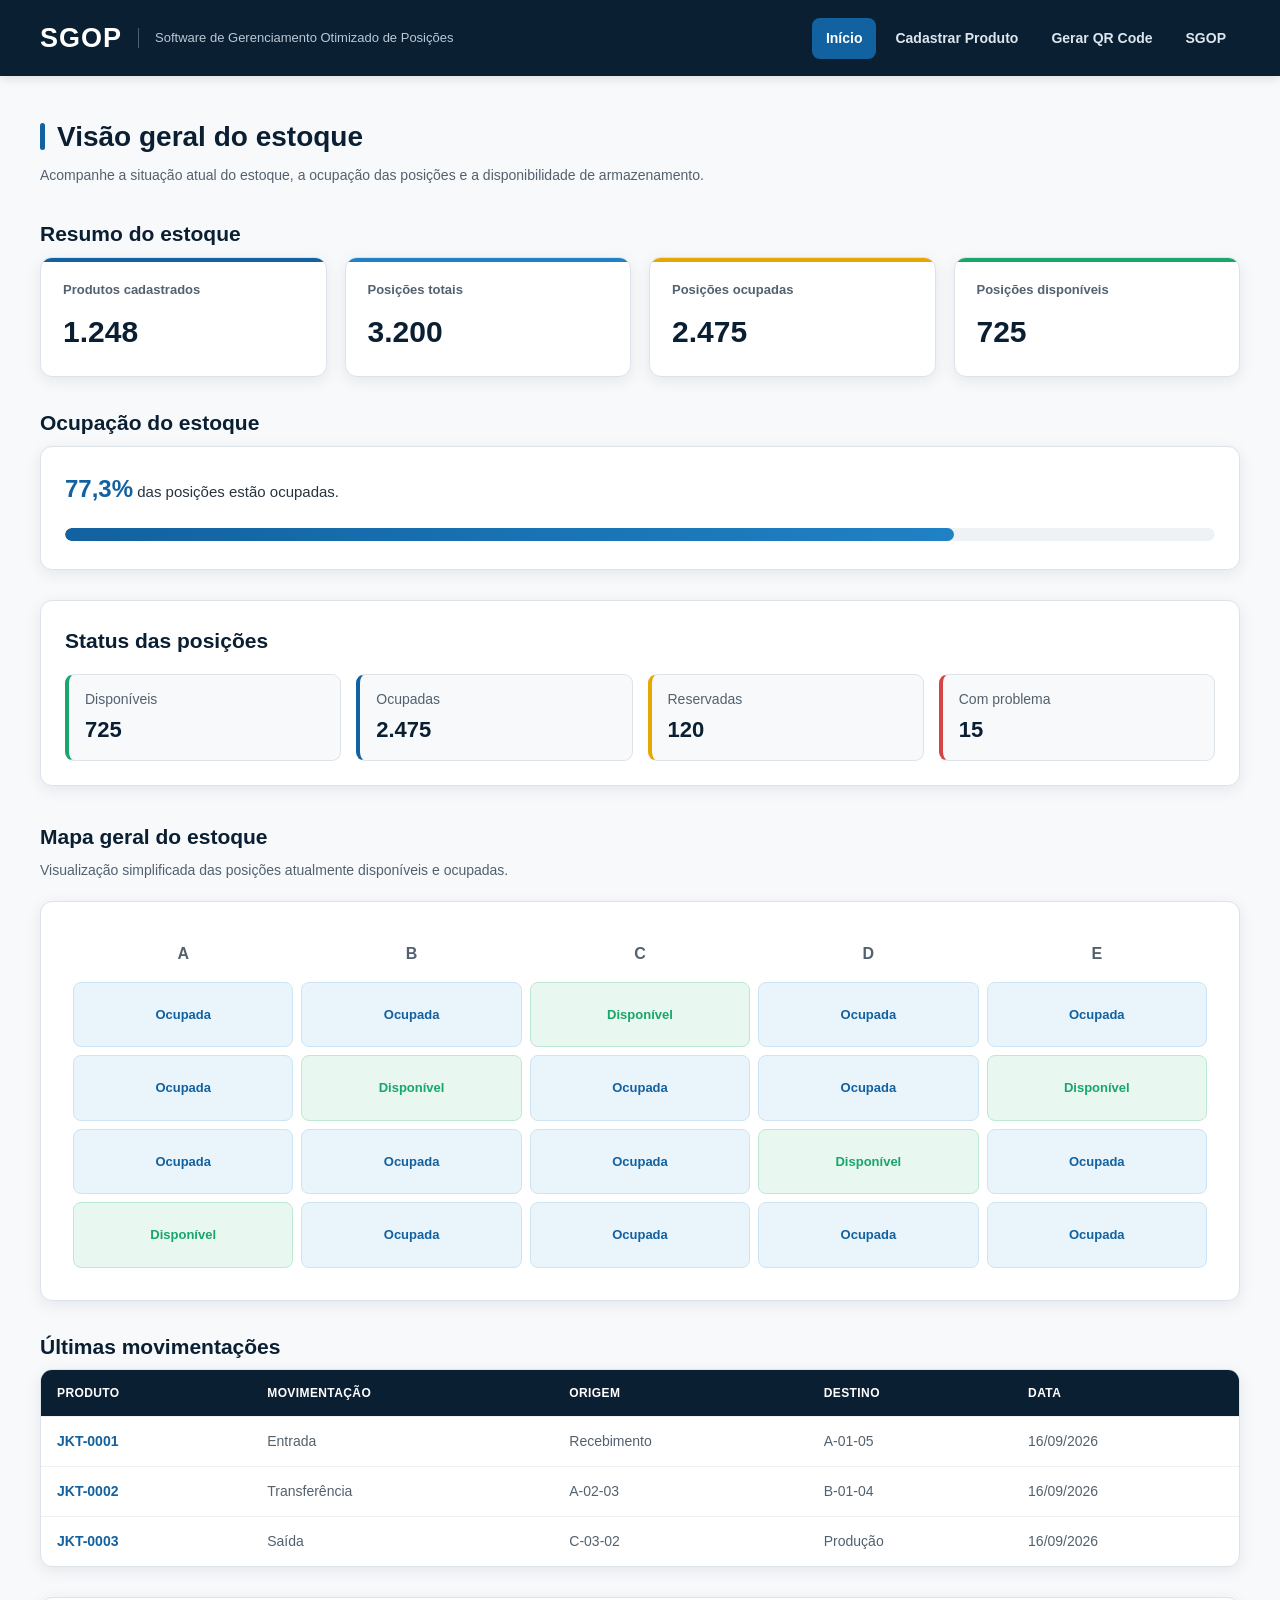
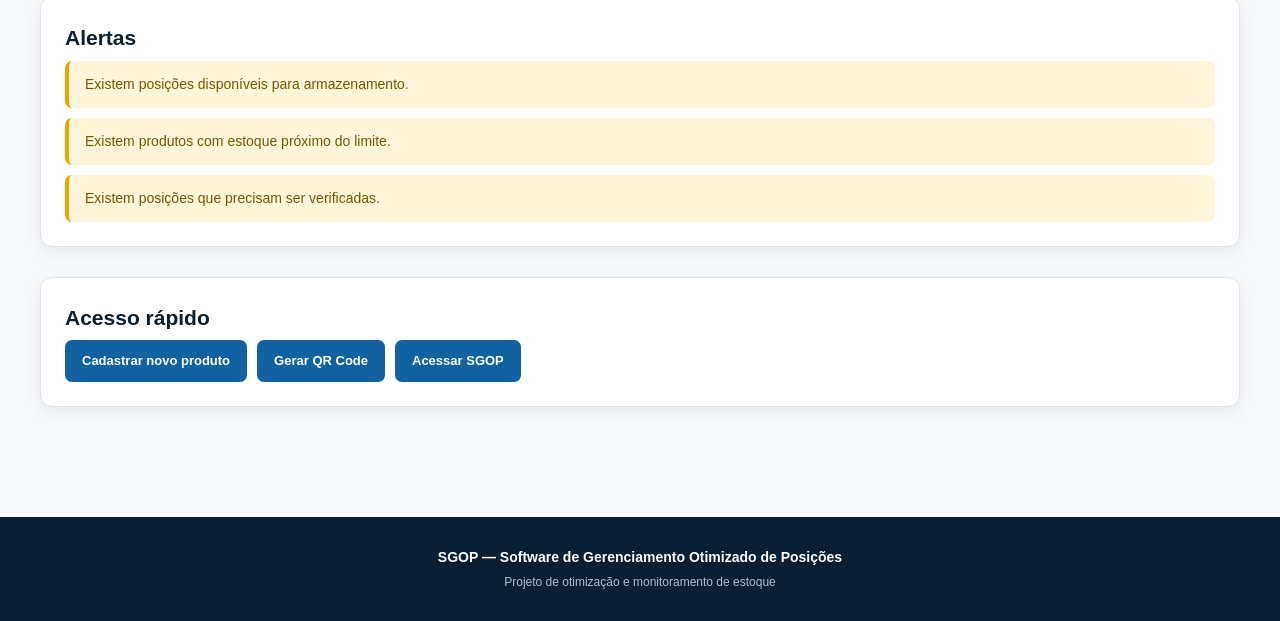
<file: index.html>
<!DOCTYPE html>
<html lang="pt-BR">

<head>
    <meta charset="UTF-8">
    <meta name="viewport" content="width=device-width, initial-scale=1.0">

    <title>SGOP - Software de Gerenciamento Otimizado de Posições</title>

    <link rel="stylesheet" href="style.css">
</head>

<body>

    <!-- =========================
         CABEÇALHO / NAVEGAÇÃO
         ========================= -->

    <header>

        <div class="brand">
            <h1>SGOP</h1>

            <p>
                Software de Gerenciamento Otimizado de Posições
            </p>
        </div>

        <nav>
            <ul>

                <li>
                    <a href="index.html">Início</a>
                </li>

                <li>
                    <a href="cadastrar-produto.html">
                        Cadastrar Produto
                    </a>
                </li>

                <li>
                    <a href="gerar-qrcode.html">
                        Gerar QR Code
                    </a>
                </li>

                <li>
                    <a href="sgop.html">
                        SGOP
                    </a>
                </li>

            </ul>
        </nav>

    </header>


    <!-- =========================
         CONTEÚDO PRINCIPAL
         ========================= -->

    <main>

        <!-- Visão geral -->

        <section class="overview">

            <h2>Visão geral do estoque</h2>

            <p>
                Acompanhe a situação atual do estoque,
                a ocupação das posições e a disponibilidade
                de armazenamento.
            </p>

        </section>


        <!-- =========================
             RESUMO DO ESTOQUE
             ========================= -->

        <section class="stock-summary">

            <h2>Resumo do estoque</h2>

            <div class="summary-cards">

                <article class="summary-card products-card">

                    <h3>Produtos cadastrados</h3>

                    <p>1.248</p>

                </article>


                <article class="summary-card positions-card">

                    <h3>Posições totais</h3>

                    <p>3.200</p>

                </article>


                <article class="summary-card occupied-card">

                    <h3>Posições ocupadas</h3>

                    <p>2.475</p>

                </article>


                <article class="summary-card available-card">

                    <h3>Posições disponíveis</h3>

                    <p>725</p>

                </article>

            </div>

        </section>


        <!-- =========================
             OCUPAÇÃO DO ESTOQUE
             ========================= -->

        <section class="occupancy">

            <h2>Ocupação do estoque</h2>

            <div class="occupancy-container">

                <p>
                    <strong>77,3%</strong>
                    das posições estão ocupadas.
                </p>

                <progress value="77.3" max="100">
                    77,3%
                </progress>

            </div>

        </section>


        <!-- =========================
             STATUS DAS POSIÇÕES
             ========================= -->

        <section class="position-status">

            <h2>Status das posições</h2>

            <ul>

                <li class="status-available">

                    <span>Disponíveis</span>

                    <strong>725</strong>

                </li>


                <li class="status-occupied">

                    <span>Ocupadas</span>

                    <strong>2.475</strong>

                </li>


                <li class="status-reserved">

                    <span>Reservadas</span>

                    <strong>120</strong>

                </li>


                <li class="status-problem">

                    <span>Com problema</span>

                    <strong>15</strong>

                </li>

            </ul>

        </section>


        <!-- =========================
             MAPA DO ESTOQUE
             ========================= -->

        <section class="warehouse-map">

            <h2>Mapa geral do estoque</h2>

            <p>
                Visualização simplificada das posições
                atualmente disponíveis e ocupadas.
            </p>

            <div class="map-container">

                <table>

                    <thead>

                        <tr>
                            <th>A</th>
                            <th>B</th>
                            <th>C</th>
                            <th>D</th>
                            <th>E</th>
                        </tr>

                    </thead>

                    <tbody>

                        <tr>

                            <td class="occupied">Ocupada</td>
                            <td class="occupied">Ocupada</td>
                            <td class="available">Disponível</td>
                            <td class="occupied">Ocupada</td>
                            <td class="occupied">Ocupada</td>

                        </tr>

                        <tr>

                            <td class="occupied">Ocupada</td>
                            <td class="available">Disponível</td>
                            <td class="occupied">Ocupada</td>
                            <td class="occupied">Ocupada</td>
                            <td class="available">Disponível</td>

                        </tr>

                        <tr>

                            <td class="occupied">Ocupada</td>
                            <td class="occupied">Ocupada</td>
                            <td class="occupied">Ocupada</td>
                            <td class="available">Disponível</td>
                            <td class="occupied">Ocupada</td>

                        </tr>

                        <tr>

                            <td class="available">Disponível</td>
                            <td class="occupied">Ocupada</td>
                            <td class="occupied">Ocupada</td>
                            <td class="occupied">Ocupada</td>
                            <td class="occupied">Ocupada</td>

                        </tr>

                    </tbody>

                </table>

            </div>

        </section>


        <!-- =========================
             ÚLTIMAS MOVIMENTAÇÕES
             ========================= -->

        <section class="movements">

            <h2>Últimas movimentações</h2>

            <table>

                <thead>

                    <tr>

                        <th>Produto</th>
                        <th>Movimentação</th>
                        <th>Origem</th>
                        <th>Destino</th>
                        <th>Data</th>

                    </tr>

                </thead>

                <tbody>

                    <tr>

                        <td>JKT-0001</td>
                        <td>Entrada</td>
                        <td>Recebimento</td>
                        <td>A-01-05</td>
                        <td>16/09/2026</td>

                    </tr>

                    <tr>

                        <td>JKT-0002</td>
                        <td>Transferência</td>
                        <td>A-02-03</td>
                        <td>B-01-04</td>
                        <td>16/09/2026</td>

                    </tr>

                    <tr>

                        <td>JKT-0003</td>
                        <td>Saída</td>
                        <td>C-03-02</td>
                        <td>Produção</td>
                        <td>16/09/2026</td>

                    </tr>

                </tbody>

            </table>

        </section>


        <!-- =========================
             ALERTAS
             ========================= -->

        <section class="alerts">

            <h2>Alertas</h2>

            <ul>

                <li>
                    Existem posições disponíveis para armazenamento.
                </li>

                <li>
                    Existem produtos com estoque próximo do limite.
                </li>

                <li>
                    Existem posições que precisam ser verificadas.
                </li>

            </ul>

        </section>


        <!-- =========================
             ACESSO RÁPIDO
             ========================= -->

        <section class="quick-access">

            <h2>Acesso rápido</h2>

            <div>

                <a href="cadastrar-produto.html">
                    Cadastrar novo produto
                </a>

                <a href="gerar-qrcode.html">
                    Gerar QR Code
                </a>

                <a href="sgop.html">
                    Acessar SGOP
                </a>

            </div>

        </section>

    </main>


    <!-- =========================
         RODAPÉ
         ========================= -->

    <footer>

        <p>
            SGOP — Software de Gerenciamento Otimizado de Posições
        </p>

        <p>
            Projeto de otimização e monitoramento de estoque
        </p>

    </footer>

</body>

</html>
</file>
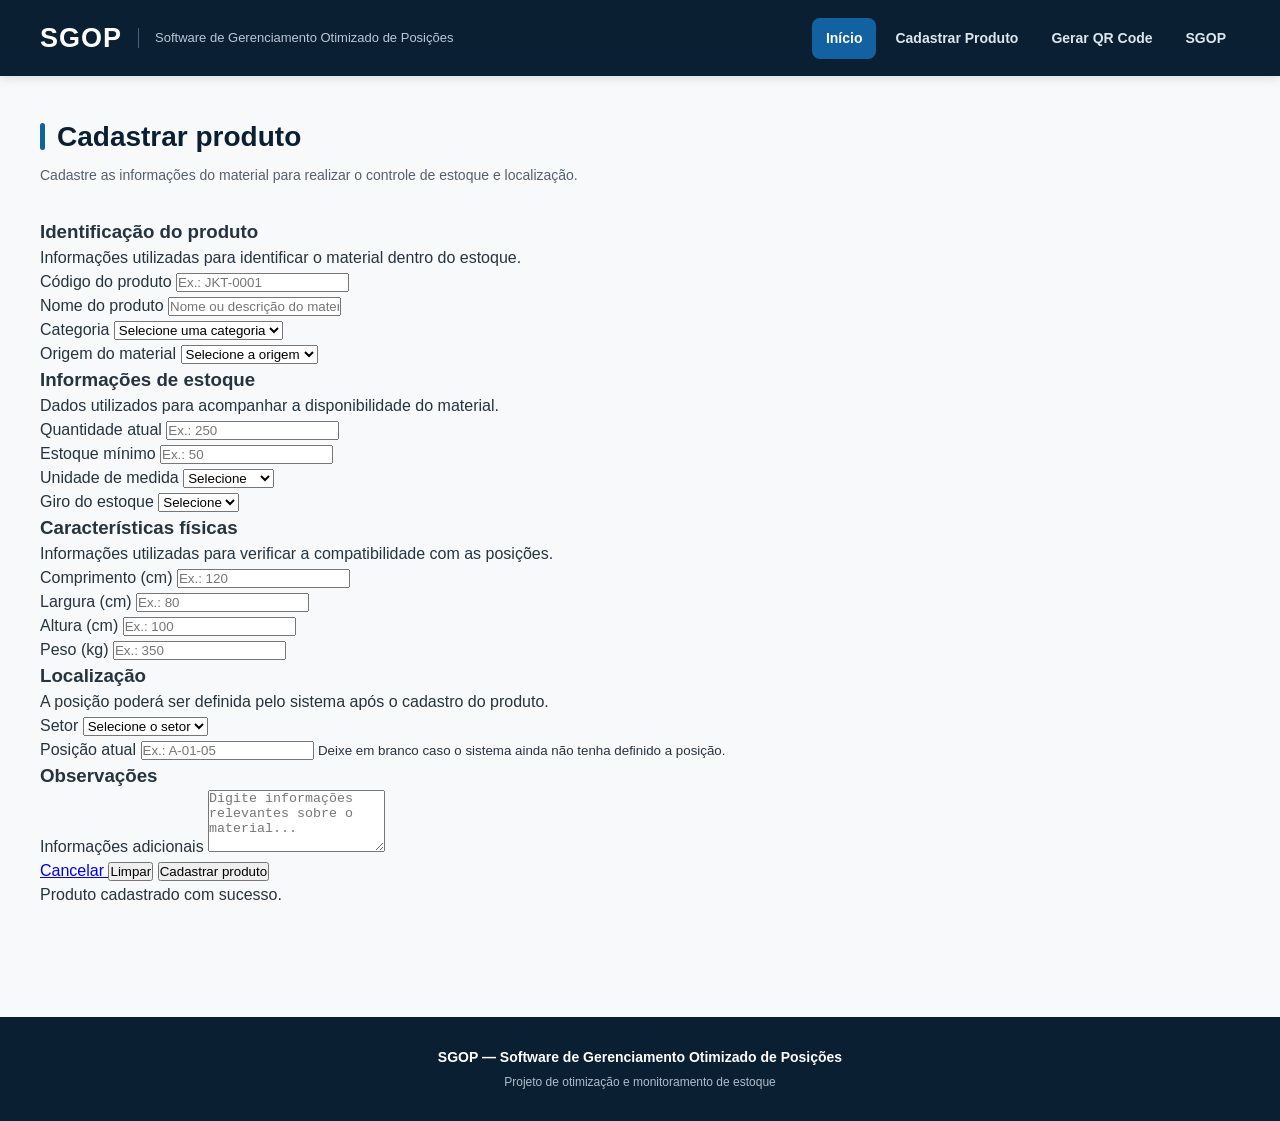
<file: cadastrar-produto.html>
<!DOCTYPE html>
<html lang="pt-BR">

<head>
    <meta charset="UTF-8">
    <meta name="viewport" content="width=device-width, initial-scale=1.0">

    <title>SGOP - Cadastrar Produto</title>

    <link rel="stylesheet" href="style.css">
</head>

<body>

    <!-- =========================
         CABEÇALHO
         ========================= -->

    <header>

        <div class="brand">

            <h1>SGOP</h1>

            <p>
                Software de Gerenciamento Otimizado de Posições
            </p>

        </div>


        <nav>

            <ul>

                <li>
                    <a href="index.html">
                        Início
                    </a>
                </li>

                <li>
                    <a href="cadastrar-produto.html">
                        Cadastrar Produto
                    </a>
                </li>

                <li>
                    <a href="gerar-qrcode.html">
                        Gerar QR Code
                    </a>
                </li>

                <li>
                    <a href="sgop.html">
                        SGOP
                    </a>
                </li>

            </ul>

        </nav>

    </header>


    <!-- =========================
         CONTEÚDO
         ========================= -->

    <main>

        <!-- Título -->

        <section class="overview">

            <h2>Cadastrar produto</h2>

            <p>
                Cadastre as informações do material para
                realizar o controle de estoque e localização.
            </p>

        </section>


        <!-- =========================
             FORMULÁRIO
             ========================= -->

        <section class="product-form-section">

            <form id="productForm" class="product-form">


                <!-- =========================
                     IDENTIFICAÇÃO
                     ========================= -->

                <div class="form-group">

                    <h3>Identificação do produto</h3>

                    <p>
                        Informações utilizadas para identificar
                        o material dentro do estoque.
                    </p>


                    <div class="form-grid">

                        <div class="form-field">

                            <label for="codigo">
                                Código do produto
                            </label>

                            <input
                                type="text"
                                id="codigo"
                                name="codigo"
                                placeholder="Ex.: JKT-0001"
                                required
                            >

                        </div>


                        <div class="form-field">

                            <label for="nome">
                                Nome do produto
                            </label>

                            <input
                                type="text"
                                id="nome"
                                name="nome"
                                placeholder="Nome ou descrição do material"
                                required
                            >

                        </div>


                        <div class="form-field">

                            <label for="categoria">
                                Categoria
                            </label>

                            <select
                                id="categoria"
                                name="categoria"
                                required
                            >

                                <option value="">
                                    Selecione uma categoria
                                </option>

                                <option value="componente">
                                    Componente
                                </option>

                                <option value="materia-prima">
                                    Matéria-prima
                                </option>

                                <option value="embalagem">
                                    Embalagem
                                </option>

                                <option value="outros">
                                    Outros
                                </option>

                            </select>

                        </div>


                        <div class="form-field">

                            <label for="origem">
                                Origem do material
                            </label>

                            <select
                                id="origem"
                                name="origem"
                                required
                            >

                                <option value="">
                                    Selecione a origem
                                </option>

                                <option value="nacional">
                                    Nacional
                                </option>

                                <option value="importado">
                                    Importado
                                </option>

                            </select>

                        </div>

                    </div>

                </div>


                <!-- =========================
                     ESTOQUE
                     ========================= -->

                <div class="form-group">

                    <h3>Informações de estoque</h3>

                    <p>
                        Dados utilizados para acompanhar a
                        disponibilidade do material.
                    </p>


                    <div class="form-grid">

                        <div class="form-field">

                            <label for="quantidade">
                                Quantidade atual
                            </label>

                            <input
                                type="number"
                                id="quantidade"
                                name="quantidade"
                                min="0"
                                placeholder="Ex.: 250"
                                required
                            >

                        </div>


                        <div class="form-field">

                            <label for="estoque-minimo">
                                Estoque mínimo
                            </label>

                            <input
                                type="number"
                                id="estoque-minimo"
                                name="estoque-minimo"
                                min="0"
                                placeholder="Ex.: 50"
                            >

                        </div>


                        <div class="form-field">

                            <label for="unidade">
                                Unidade de medida
                            </label>

                            <select
                                id="unidade"
                                name="unidade"
                                required
                            >

                                <option value="">
                                    Selecione
                                </option>

                                <option value="un">
                                    Unidade
                                </option>

                                <option value="caixa">
                                    Caixa
                                </option>

                                <option value="pallet">
                                    Pallet
                                </option>

                                <option value="kg">
                                    Quilograma
                                </option>

                            </select>

                        </div>


                        <div class="form-field">

                            <label for="giro">
                                Giro do estoque
                            </label>

                            <select
                                id="giro"
                                name="giro"
                                required
                            >

                                <option value="">
                                    Selecione
                                </option>

                                <option value="alto">
                                    Alto
                                </option>

                                <option value="medio">
                                    Médio
                                </option>

                                <option value="baixo">
                                    Baixo
                                </option>

                            </select>

                        </div>

                    </div>

                </div>


                <!-- =========================
                     CARACTERÍSTICAS FÍSICAS
                     ========================= -->

                <div class="form-group">

                    <h3>Características físicas</h3>

                    <p>
                        Informações utilizadas para verificar
                        a compatibilidade com as posições.
                    </p>


                    <div class="form-grid">

                        <div class="form-field">

                            <label for="comprimento">
                                Comprimento (cm)
                            </label>

                            <input
                                type="number"
                                id="comprimento"
                                name="comprimento"
                                min="0"
                                step="0.1"
                                placeholder="Ex.: 120"
                            >

                        </div>


                        <div class="form-field">

                            <label for="largura">
                                Largura (cm)
                            </label>

                            <input
                                type="number"
                                id="largura"
                                name="largura"
                                min="0"
                                step="0.1"
                                placeholder="Ex.: 80"
                            >

                        </div>


                        <div class="form-field">

                            <label for="altura">
                                Altura (cm)
                            </label>

                            <input
                                type="number"
                                id="altura"
                                name="altura"
                                min="0"
                                step="0.1"
                                placeholder="Ex.: 100"
                            >

                        </div>


                        <div class="form-field">

                            <label for="peso">
                                Peso (kg)
                            </label>

                            <input
                                type="number"
                                id="peso"
                                name="peso"
                                min="0"
                                step="0.1"
                                placeholder="Ex.: 350"
                            >

                        </div>

                    </div>

                </div>


                <!-- =========================
                     LOCALIZAÇÃO
                     ========================= -->

                <div class="form-group">

                    <h3>Localização</h3>

                    <p>
                        A posição poderá ser definida pelo sistema
                        após o cadastro do produto.
                    </p>


                    <div class="form-grid">

                        <div class="form-field">

                            <label for="setor">
                                Setor
                            </label>

                            <select
                                id="setor"
                                name="setor"
                                required
                            >

                                <option value="">
                                    Selecione o setor
                                </option>

                                <option value="A">
                                    Setor A
                                </option>

                                <option value="B">
                                    Setor B
                                </option>

                                <option value="C">
                                    Setor C
                                </option>

                                <option value="D">
                                    Setor D
                                </option>

                                <option value="E">
                                    Setor E
                                </option>

                            </select>

                        </div>


                        <div class="form-field">

                            <label for="posicao">
                                Posição atual
                            </label>

                            <input
                                type="text"
                                id="posicao"
                                name="posicao"
                                placeholder="Ex.: A-01-05"
                            >

                            <small>
                                Deixe em branco caso o sistema
                                ainda não tenha definido a posição.
                            </small>

                        </div>

                    </div>

                </div>


                <!-- =========================
                     OBSERVAÇÕES
                     ========================= -->

                <div class="form-group">

                    <h3>Observações</h3>

                    <div class="form-field">

                        <label for="observacoes">
                            Informações adicionais
                        </label>

                        <textarea
                            id="observacoes"
                            name="observacoes"
                            rows="4"
                            placeholder="Digite informações relevantes sobre o material..."
                        ></textarea>

                    </div>

                </div>


                <!-- =========================
                     AÇÕES
                     ========================= -->

                <div class="form-actions">

                    <a
                        href="index.html"
                        class="btn-secondary"
                    >
                        Cancelar
                    </a>


                    <button
                        type="reset"
                        class="btn-secondary"
                    >
                        Limpar
                    </button>


                    <button
                        type="submit"
                        class="btn-primary"
                    >
                        Cadastrar produto
                    </button>

                </div>


                <!-- Mensagem -->

                <div
                    id="successMessage"
                    class="success-message"
                >
                    Produto cadastrado com sucesso.
                </div>

            </form>

        </section>

    </main>


    <!-- =========================
         RODAPÉ
         ========================= -->

    <footer>

        <p>
            SGOP — Software de Gerenciamento Otimizado de Posições
        </p>

        <p>
            Projeto de otimização e monitoramento de estoque
        </p>

    </footer>


    <!-- =========================
         JAVASCRIPT
         ========================= -->

    <script>

        const form = document.getElementById("productForm");

        const successMessage =
            document.getElementById("successMessage");


        form.addEventListener("submit", function(event) {

            event.preventDefault();

            successMessage.style.display = "block";

            form.reset();

            setTimeout(function() {

                successMessage.style.display = "none";

            }, 4000);

        });

    </script>

</body>

</html>
</file>
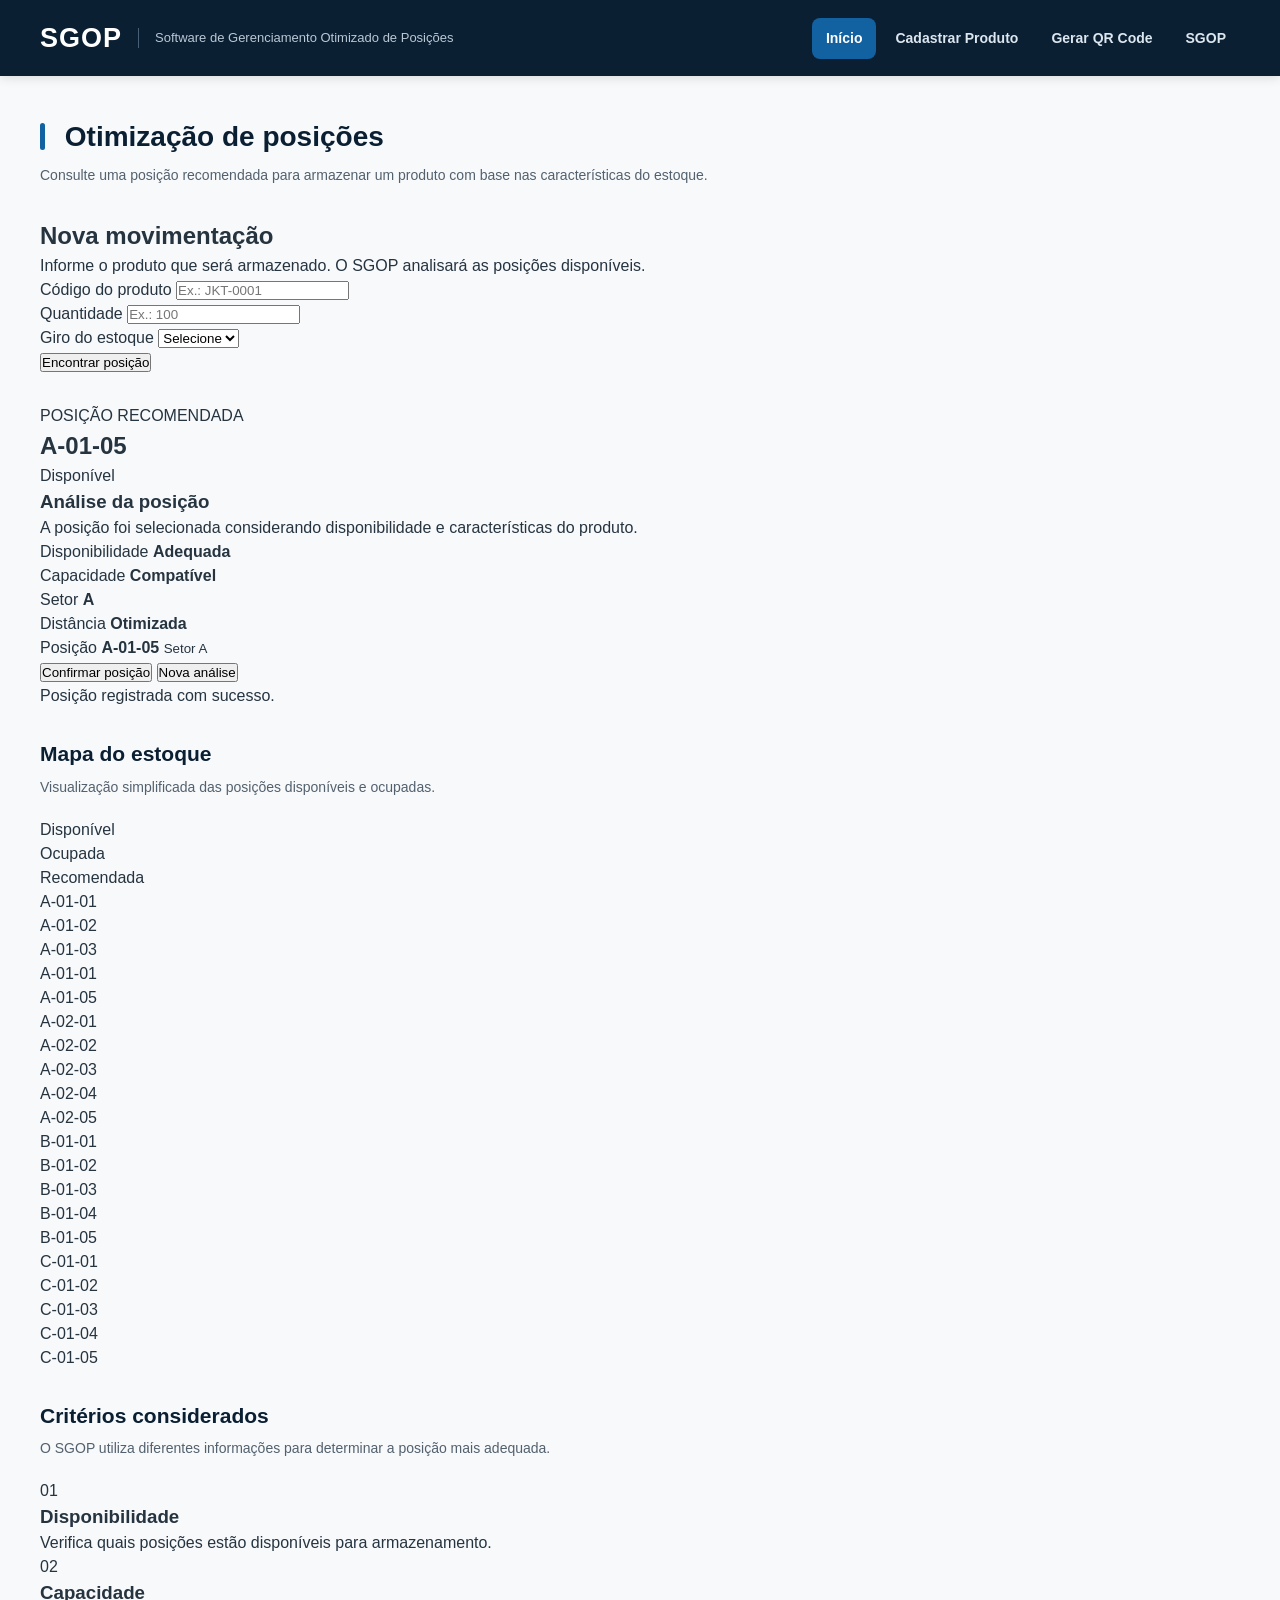
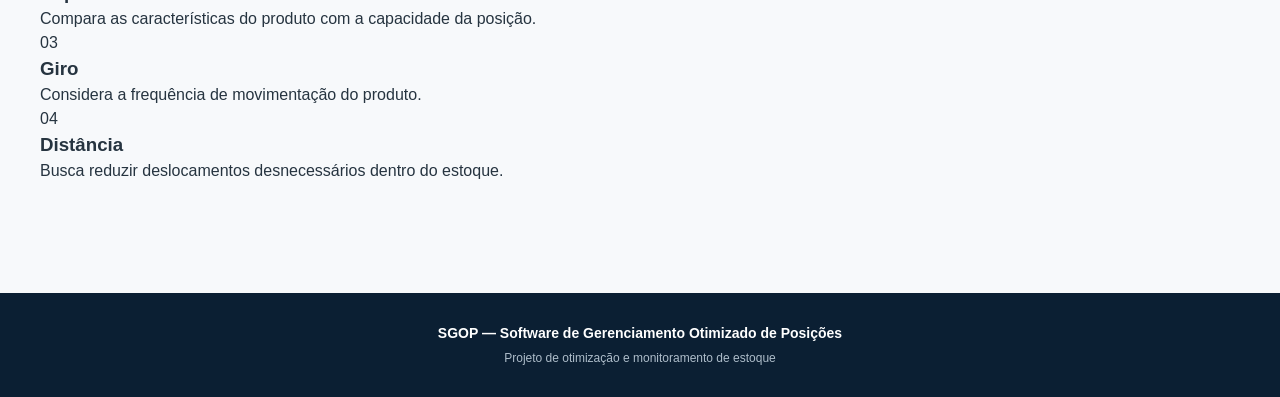
<file: sgop.html>
<!DOCTYPE html>
<html lang="pt-BR">

<head>

    <meta charset="UTF-8">

    <meta
        name="viewport"
        content="width=device-width, initial-scale=1.0"
    >

    <title>SGOP - Otimização de Posições</title>

    <link
        rel="stylesheet"
        href="style.css"
    >

</head>


<body>


    <!-- =========================
         CABEÇALHO
         ========================= -->

    <header>

        <div class="brand">

            <h1>SGOP</h1>

            <p>
                Software de Gerenciamento Otimizado de Posições
            </p>

        </div>


        <nav>

            <ul>

                <li>
                    <a href="index.html">
                        Início
                    </a>
                </li>

                <li>
                    <a href="cadastrar-produto.html">
                        Cadastrar Produto
                    </a>
                </li>

                <li>
                    <a href="gerar-qrcode.html">
                        Gerar QR Code
                    </a>
                </li>

                <li>
                    <a href="sgop.html">
                        SGOP
                    </a>
                </li>

            </ul>

        </nav>

    </header>


    <!-- =========================
         CONTEÚDO
         ========================= -->

    <main>


        <!-- =========================
             TÍTULO
             ========================= -->

        <section class="overview">

            <h2>
                Otimização de posições
            </h2>

            <p>
                Consulte uma posição recomendada para
                armazenar um produto com base nas
                características do estoque.
            </p>

        </section>


        <!-- =========================
             CONSULTA
             ========================= -->

        <section class="sgop-panel">

            <div class="sgop-panel-header">

                <h2>
                    Nova movimentação
                </h2>

                <p>
                    Informe o produto que será armazenado.
                    O SGOP analisará as posições disponíveis.
                </p>

            </div>


            <div class="sgop-form">


                <div class="form-field">

                    <label for="produto">

                        Código do produto

                    </label>

                    <input
                        type="text"
                        id="produto"
                        placeholder="Ex.: JKT-0001"
                    >

                </div>


                <div class="form-field">

                    <label for="quantidade">

                        Quantidade

                    </label>

                    <input
                        type="number"
                        id="quantidade"
                        min="1"
                        placeholder="Ex.: 100"
                    >

                </div>


                <div class="form-field">

                    <label for="giro">

                        Giro do estoque

                    </label>

                    <select id="giro">

                        <option value="">
                            Selecione
                        </option>

                        <option value="alto">
                            Alto
                        </option>

                        <option value="medio">
                            Médio
                        </option>

                        <option value="baixo">
                            Baixo
                        </option>

                    </select>

                </div>


                <button
                    type="button"
                    class="btn-primary"
                    onclick="otimizarPosicao()"
                >

                    Encontrar posição

                </button>

            </div>

        </section>


        <!-- =========================
             RESULTADO
             ========================= -->

        <section
            id="resultado"
            class="recommendation"
        >

            <div class="recommendation-header">

                <div>

                    <span class="recommendation-label">

                        POSIÇÃO RECOMENDADA

                    </span>

                    <h2 id="posicaoResultado">

                        A-01-05

                    </h2>

                </div>


                <span class="recommendation-status">

                    Disponível

                </span>

            </div>


            <div class="recommendation-content">


                <div class="recommendation-info">

                    <h3>
                        Análise da posição
                    </h3>

                    <p id="mensagemResultado">

                        A posição foi selecionada considerando
                        disponibilidade e características do produto.

                    </p>


                    <div class="criteria">


                        <div class="criteria-item">

                            <span>
                                Disponibilidade
                            </span>

                            <strong>
                                Adequada
                            </strong>

                        </div>


                        <div class="criteria-item">

                            <span>
                                Capacidade
                            </span>

                            <strong>
                                Compatível
                            </strong>

                        </div>


                        <div class="criteria-item">

                            <span>
                                Setor
                            </span>

                            <strong>
                                A
                            </strong>

                        </div>


                        <div class="criteria-item">

                            <span>
                                Distância
                            </span>

                            <strong>
                                Otimizada
                            </strong>

                        </div>


                    </div>

                </div>


                <!-- =========================
                     POSIÇÃO
                     ========================= -->

                <div class="position-highlight">

                    <span>
                        Posição
                    </span>

                    <strong id="posicaoGrande">

                        A-01-05

                    </strong>

                    <small>

                        Setor A

                    </small>

                </div>

            </div>


            <div class="recommendation-actions">

                <button
                    type="button"
                    class="btn-primary"
                    onclick="confirmarPosicao()"
                >

                    Confirmar posição

                </button>


                <button
                    type="button"
                    class="btn-secondary"
                    onclick="novaAnalise()"
                >

                    Nova análise

                </button>

            </div>


            <div
                id="confirmacao"
                class="confirmation-message"
            >

                Posição registrada com sucesso.

            </div>

        </section>


        <!-- =========================
             MAPA
             ========================= -->

        <section class="sgop-map-section">

            <h2>
                Mapa do estoque
            </h2>

            <p>
                Visualização simplificada das posições
                disponíveis e ocupadas.
            </p>


            <div class="sgop-map">


                <div class="map-legend">

                    <div>

                        <span class="legend-box available"></span>

                        Disponível

                    </div>


                    <div>

                        <span class="legend-box occupied"></span>

                        Ocupada

                    </div>


                    <div>

                        <span class="legend-box recommended"></span>

                        Recomendada

                    </div>

                </div>


                <div class="warehouse-grid">


                    <!-- Linha 1 -->

                    <div class="warehouse-position occupied">
                        A-01-01
                    </div>

                    <div class="warehouse-position occupied">
                        A-01-02
                    </div>

                    <div
                        id="map-A-01-03"
                        class="warehouse-position available"
                    >
                        A-01-03
                    </div>

                    <div class="warehouse-position occupied">
                        A-01-01
                    </div>

                    <div
                        id="map-A-01-05"
                        class="warehouse-position recommended"
                    >
                        A-01-05
                    </div>


                    <!-- Linha 2 -->

                    <div class="warehouse-position occupied">
                        A-02-01
                    </div>

                    <div
                        id="map-A-02-02"
                        class="warehouse-position available"
                    >
                        A-02-02
                    </div>

                    <div class="warehouse-position occupied">
                        A-02-03
                    </div>

                    <div
                        id="map-A-02-04"
                        class="warehouse-position available"
                    >
                        A-02-04
                    </div>

                    <div class="warehouse-position occupied">
                        A-02-05
                    </div>


                    <!-- Linha 3 -->

                    <div
                        id="map-B-01-01"
                        class="warehouse-position available"
                    >
                        B-01-01
                    </div>

                    <div class="warehouse-position occupied">
                        B-01-02
                    </div>

                    <div class="warehouse-position occupied">
                        B-01-03
                    </div>

                    <div
                        id="map-B-01-04"
                        class="warehouse-position available"
                    >
                        B-01-04
                    </div>

                    <div class="warehouse-position occupied">
                        B-01-05
                    </div>


                    <!-- Linha 4 -->

                    <div class="warehouse-position occupied">
                        C-01-01
                    </div>

                    <div
                        id="map-C-01-02"
                        class="warehouse-position available"
                    >
                        C-01-02
                    </div>

                    <div class="warehouse-position occupied">
                        C-01-03
                    </div>

                    <div class="warehouse-position occupied">
                        C-01-04
                    </div>

                    <div
                        id="map-C-01-05"
                        class="warehouse-position available"
                    >
                        C-01-05
                    </div>

                </div>

            </div>

        </section>


        <!-- =========================
             CRITÉRIOS
             ========================= -->

        <section class="optimization-section">

            <h2>
                Critérios considerados
            </h2>

            <p>
                O SGOP utiliza diferentes informações
                para determinar a posição mais adequada.
            </p>


            <div class="optimization-cards">


                <article>

                    <span class="optimization-number">
                        01
                    </span>

                    <h3>
                        Disponibilidade
                    </h3>

                    <p>
                        Verifica quais posições estão
                        disponíveis para armazenamento.
                    </p>

                </article>


                <article>

                    <span class="optimization-number">
                        02
                    </span>

                    <h3>
                        Capacidade
                    </h3>

                    <p>
                        Compara as características do produto
                        com a capacidade da posição.
                    </p>

                </article>


                <article>

                    <span class="optimization-number">
                        03
                    </span>

                    <h3>
                        Giro
                    </h3>

                    <p>
                        Considera a frequência de movimentação
                        do produto.
                    </p>

                </article>


                <article>

                    <span class="optimization-number">
                        04
                    </span>

                    <h3>
                        Distância
                    </h3>

                    <p>
                        Busca reduzir deslocamentos
                        desnecessários dentro do estoque.
                    </p>

                </article>

            </div>

        </section>

    </main>


    <!-- =========================
         RODAPÉ
         ========================= -->

    <footer>

        <p>
            SGOP — Software de Gerenciamento Otimizado de Posições
        </p>

        <p>
            Projeto de otimização e monitoramento de estoque
        </p>

    </footer>


    <!-- =========================
         JAVASCRIPT
         ========================= -->

    <script>

        let posicaoSelecionada = "A-01-05";


        function otimizarPosicao() {

            const produto =
                document.getElementById("produto").value.trim();

            const quantidade =
                document.getElementById("quantidade").value;

            const giro =
                document.getElementById("giro").value;


            if (!produto) {

                alert("Informe o código do produto.");

                return;

            }


            if (!quantidade || quantidade <= 0) {

                alert("Informe uma quantidade válida.");

                return;

            }


            if (!giro) {

                alert("Selecione o giro do estoque.");

                return;

            }


            /*
             * Simulação do algoritmo de otimização.
             *
             * Em uma versão real, esses dados seriam
             * consultados no banco de dados.
             */

            const posicoes = [

                {
                    codigo: "A-01-05",
                    setor: "A",
                    distancia: "Otimizada"
                },

                {
                    codigo: "A-02-02",
                    setor: "A",
                    distancia: "Baixa"
                },

                {
                    codigo: "A-02-04",
                    setor: "A",
                    distancia: "Média"
                },

                {
                    codigo: "B-01-01",
                    setor: "B",
                    distancia: "Média"
                },

                {
                    codigo: "B-01-04",
                    setor: "B",
                    distancia: "Alta"
                },

                {
                    codigo: "C-01-02",
                    setor: "C",
                    distancia: "Alta"
                },

                {
                    codigo: "C-01-05",
                    setor: "C",
                    distancia: "Alta"
                }

            ];


            /*
             * Simulação da escolha.
             */

            let resultado;


            if (giro === "alto") {

                resultado = posicoes[0];

            }
            else if (giro === "medio") {

                resultado = posicoes[1];

            }
            else {

                resultado = posicoes[2];

            }


            posicaoSelecionada =
                resultado.codigo;


            /*
             * Atualiza resultado.
             */

            document.getElementById(
                "posicaoResultado"
            ).textContent =
                resultado.codigo;


            document.getElementById(
                "posicaoGrande"
            ).textContent =
                resultado.codigo;


            document.getElementById(
                "mensagemResultado"
            ).textContent =

                `A posição ${resultado.codigo} foi selecionada
                 considerando disponibilidade, setor, giro
                 do produto e distância dentro do estoque.`;


            /*
             * Atualiza informações.
             */

            const criterios =
                document.querySelectorAll(
                    ".criteria-item strong"
                );


            criterios[0].textContent =
                "Adequada";

            criterios[1].textContent =
                "Compatível";

            criterios[2].textContent =
                "Setor " + resultado.setor;

            criterios[3].textContent =
                resultado.distancia;


            /*
             * Atualiza mapa.
             */

            limparMapa();


            const elementoMapa =
                document.getElementById(
                    "map-" + resultado.codigo
                );


            if (elementoMapa) {

                elementoMapa.classList.remove(
                    "available"
                );

                elementoMapa.classList.add(
                    "recommended"
                );

            }


            /*
             * Mostra resultado.
             */

            document.getElementById(
                "resultado"
            ).style.display = "block";


            document.getElementById(
                "resultado"
            ).scrollIntoView({
                behavior: "smooth",
                block: "start"
            });

        }


        function limparMapa() {

            const recomendados =
                document.querySelectorAll(
                    ".warehouse-position.recommended"
                );


            recomendados.forEach(function(posicao) {

                posicao.classList.remove(
                    "recommended"
                );

                posicao.classList.add(
                    "available"
                );

            });

        }


        function confirmarPosicao() {

            document.getElementById(
                "confirmacao"
            ).style.display = "block";


            setTimeout(function() {

                document.getElementById(
                    "confirmacao"
                ).style.display = "none";

            }, 4000);

        }


        function novaAnalise() {

            document.getElementById(
                "produto"
            ).value = "";


            document.getElementById(
                "quantidade"
            ).value = "";


            document.getElementById(
                "giro"
            ).value = "";


            document.getElementById(
                "resultado"
            ).style.display = "none";


            limparMapa();

        }


    </script>


</body>

</html>
</file>
<file: style.css>
/* =========================================================
   SGOP - STYLE V1
   Software de Gerenciamento Otimizado de Posições
   ========================================================= */


/* =========================================================
   1. RESET
   ========================================================= */

* {
    margin: 0;
    padding: 0;
    box-sizing: border-box;
}


:root {

    --azul-escuro: #0b1f33;

    --azul: #1261a0;

    --azul-claro: #1f82c4;

    --azul-suave: #eaf4fb;

    --verde: #18a66a;

    --verde-suave: #e8f7f0;

    --amarelo: #e6a700;

    --amarelo-suave: #fff6d9;

    --vermelho: #d64545;

    --vermelho-suave: #fdeaea;

    --branco: #ffffff;

    --cinza-50: #f7f9fb;

    --cinza-100: #eef2f5;

    --cinza-200: #dce3e9;

    --cinza-400: #8a98a6;

    --cinza-600: #53616e;

    --cinza-800: #263440;

    --sombra: 0 4px 16px rgba(11, 31, 51, 0.08);

    --sombra-hover: 0 8px 24px rgba(11, 31, 51, 0.13);

    --raio: 12px;
}


html {
    scroll-behavior: smooth;
}


body {

    font-family: Arial, Helvetica, sans-serif;

    background-color: var(--cinza-50);

    color: var(--cinza-800);

    line-height: 1.5;
}


/* =========================================================
   2. HEADER
   ========================================================= */

header {

    background: var(--azul-escuro);

    color: var(--branco);

    min-height: 76px;

    padding: 0 40px;

    display: flex;

    align-items: center;

    justify-content: space-between;

    gap: 30px;

    box-shadow: 0 2px 10px rgba(0, 0, 0, 0.12);

    position: sticky;

    top: 0;

    z-index: 100;
}


/* Marca */

.brand {

    display: flex;

    align-items: center;

    gap: 16px;

    min-width: 0;
}


.brand h1 {

    font-size: 27px;

    font-weight: 800;

    letter-spacing: 1px;

    color: var(--branco);
}


.brand p {

    font-size: 13px;

    color: #b9c8d5;

    border-left: 1px solid #486075;

    padding-left: 16px;
}


/* =========================================================
   3. NAVEGAÇÃO
   ========================================================= */

nav ul {

    list-style: none;

    display: flex;

    align-items: center;

    gap: 5px;
}


nav a {

    display: block;

    padding: 10px 14px;

    color: #dbe6ef;

    text-decoration: none;

    font-size: 14px;

    font-weight: 600;

    border-radius: 8px;

    transition:
        background-color 0.2s ease,
        color 0.2s ease;
}


nav a:hover {

    background-color: rgba(255, 255, 255, 0.10);

    color: var(--branco);
}


nav li:first-child a {

    background-color: var(--azul);

    color: var(--branco);
}


/* =========================================================
   4. CONTEÚDO
   ========================================================= */

main {

    width: min(1400px, calc(100% - 80px));

    margin: 0 auto;

    padding: 40px 0 60px;
}


section {

    margin-bottom: 30px;
}


/* =========================================================
   5. TÍTULOS
   ========================================================= */

section > h2 {

    color: var(--azul-escuro);

    font-size: 21px;

    font-weight: 700;

    margin-bottom: 7px;
}


section > p {

    color: var(--cinza-600);

    font-size: 14px;

    margin-bottom: 20px;
}


/* =========================================================
   6. VISÃO GERAL
   ========================================================= */

.overview {

    margin-bottom: 32px;
}


.overview h2 {

    font-size: 28px;
}


.overview h2::before {

    content: "";

    display: inline-block;

    width: 5px;

    height: 27px;

    background: var(--azul);

    border-radius: 5px;

    margin-right: 12px;

    vertical-align: -4px;
}


/* =========================================================
   7. CARDS
   ========================================================= */

.summary-cards {

    display: grid;

    grid-template-columns: repeat(4, 1fr);

    gap: 18px;
}


.summary-card {

    background: var(--branco);

    border: 1px solid var(--cinza-200);

    border-radius: var(--raio);

    padding: 22px;

    box-shadow: var(--sombra);

    position: relative;

    overflow: hidden;

    transition:
        transform 0.2s ease,
        box-shadow 0.2s ease;
}


.summary-card:hover {

    transform: translateY(-3px);

    box-shadow: var(--sombra-hover);
}


.summary-card::before {

    content: "";

    position: absolute;

    top: 0;

    left: 0;

    width: 100%;

    height: 4px;

    background: var(--azul);
}


.summary-card h3 {

    color: var(--cinza-600);

    font-size: 13px;

    font-weight: 600;

    margin-bottom: 10px;
}


.summary-card p {

    color: var(--azul-escuro);

    font-size: 30px;

    font-weight: 800;
}


.products-card::before {
    background: var(--azul);
}


.positions-card::before {
    background: var(--azul-claro);
}


.occupied-card::before {
    background: var(--amarelo);
}


.available-card::before {
    background: var(--verde);
}


/* =========================================================
   8. OCUPAÇÃO
   ========================================================= */

.occupancy-container {

    background: var(--branco);

    border: 1px solid var(--cinza-200);

    border-radius: var(--raio);

    padding: 24px;

    box-shadow: var(--sombra);
}


.occupancy-container p {

    color: var(--cinza-800);

    font-size: 15px;

    margin-bottom: 14px;
}


.occupancy-container strong {

    color: var(--azul);

    font-size: 24px;
}


progress {

    width: 100%;

    height: 13px;

    border: none;

    border-radius: 20px;

    overflow: hidden;

    appearance: none;

    -webkit-appearance: none;
}


progress::-webkit-progress-bar {

    background-color: var(--cinza-100);

    border-radius: 20px;
}


progress::-webkit-progress-value {

    background: linear-gradient(
        90deg,
        var(--azul),
        var(--azul-claro)
    );

    border-radius: 20px;
}


progress::-moz-progress-bar {

    background: var(--azul);

    border-radius: 20px;
}


/* =========================================================
   9. STATUS
   ========================================================= */

.position-status {

    background: var(--branco);

    border: 1px solid var(--cinza-200);

    border-radius: var(--raio);

    padding: 24px;

    box-shadow: var(--sombra);
}


.position-status h2 {

    margin-bottom: 18px;
}


.position-status ul {

    list-style: none;

    display: grid;

    grid-template-columns: repeat(4, 1fr);

    gap: 15px;
}


.position-status li {

    padding: 14px 16px;

    background: var(--cinza-50);

    border-radius: 9px;

    color: var(--cinza-600);

    font-size: 14px;

    border: 1px solid var(--cinza-200);

    border-left: 4px solid var(--azul);
}


.position-status li span {

    display: block;
}


.position-status li strong {

    display: block;

    color: var(--azul-escuro);

    font-size: 22px;

    margin-top: 3px;
}


.status-available {

    border-left-color: var(--verde) !important;
}


.status-occupied {

    border-left-color: var(--azul) !important;
}


.status-reserved {

    border-left-color: var(--amarelo) !important;
}


.status-problem {

    border-left-color: var(--vermelho) !important;
}


/* =========================================================
   10. MAPA DO ESTOQUE
   ========================================================= */

.warehouse-map {

    margin-top: 35px;
}


.map-container {

    background: var(--branco);

    border: 1px solid var(--cinza-200);

    border-radius: var(--raio);

    padding: 24px;

    box-shadow: var(--sombra);

    overflow-x: auto;
}


.warehouse-map table {

    width: 100%;

    border-collapse: separate;

    border-spacing: 8px;

    box-shadow: none;

    border: none;
}


.warehouse-map th {

    background: transparent;

    color: var(--cinza-600);

    text-align: center;

    padding: 8px;
}


.warehouse-map td {

    text-align: center;

    padding: 22px 10px;

    border-radius: 8px;

    font-size: 13px;

    font-weight: 700;

    border: 1px solid transparent;
}


.warehouse-map td.occupied {

    background: var(--azul-suave);

    color: var(--azul);

    border-color: #cce4f5;
}


.warehouse-map td.available {

    background: var(--verde-suave);

    color: var(--verde);

    border-color: #bde8d4;
}


/* =========================================================
   11. TABELAS
   ========================================================= */

.movements table {

    width: 100%;

    border-collapse: separate;

    border-spacing: 0;

    background: var(--branco);

    border: 1px solid var(--cinza-200);

    border-radius: var(--raio);

    overflow: hidden;

    box-shadow: var(--sombra);
}


.movements thead {

    background: var(--azul-escuro);

    color: var(--branco);
}


.movements th {

    padding: 14px 16px;

    text-align: left;

    font-size: 12px;

    font-weight: 700;

    text-transform: uppercase;

    letter-spacing: 0.4px;
}


.movements td {

    padding: 14px 16px;

    font-size: 14px;

    color: var(--cinza-600);

    border-top: 1px solid var(--cinza-100);
}


.movements tbody tr {

    transition: background-color 0.15s ease;
}


.movements tbody tr:hover {

    background-color: var(--azul-suave);
}


.movements td:first-child {

    color: var(--azul);

    font-weight: 700;
}


/* =========================================================
   12. ALERTAS
   ========================================================= */

.alerts {

    background: var(--branco);

    border: 1px solid var(--cinza-200);

    border-radius: var(--raio);

    padding: 24px;

    box-shadow: var(--sombra);
}


.alerts ul {

    list-style: none;

    display: grid;

    gap: 10px;
}


.alerts li {

    padding: 13px 16px;

    background: var(--amarelo-suave);

    border-left: 4px solid var(--amarelo);

    border-radius: 7px;

    color: #745800;

    font-size: 14px;
}


/* =========================================================
   13. ACESSO RÁPIDO
   ========================================================= */

.quick-access {

    background: var(--branco);

    border: 1px solid var(--cinza-200);

    border-radius: var(--raio);

    padding: 24px;

    box-shadow: var(--sombra);
}


.quick-access > div {

    display: flex;

    flex-wrap: wrap;

    gap: 10px;
}


.quick-access a {

    display: inline-block;

    padding: 11px 17px;

    background: var(--azul);

    color: var(--branco);

    text-decoration: none;

    font-size: 13px;

    font-weight: 700;

    border-radius: 7px;

    transition:
        background-color 0.2s ease,
        transform 0.2s ease;
}


.quick-access a:hover {

    background: var(--azul-claro);

    transform: translateY(-2px);
}


/* =========================================================
   14. FOOTER
   ========================================================= */

footer {

    background: var(--azul-escuro);

    color: #aebdca;

    text-align: center;

    padding: 30px 20px;

    margin-top: 20px;
}


footer p:first-child {

    color: var(--branco);

    font-size: 14px;

    font-weight: 700;

    margin-bottom: 5px;
}


footer p:last-child {

    font-size: 12px;
}


/* =========================================================
   15. TABLET
   ========================================================= */

@media (max-width: 1000px) {

    header {

        padding: 15px 25px;

        flex-direction: column;

        align-items: flex-start;

        gap: 15px;
    }


    .brand {

        width: 100%;
    }


    nav {

        width: 100%;
    }


    nav ul {

        width: 100%;

        overflow-x: auto;

        padding-bottom: 3px;
    }


    nav a {

        white-space: nowrap;
    }


    main {

        width: min(100% - 40px, 900px);
    }


    .summary-cards {

        grid-template-columns: repeat(2, 1fr);
    }


    .position-status ul {

        grid-template-columns: repeat(2, 1fr);
    }

}


/* =========================================================
   16. CELULAR
   ========================================================= */

@media (max-width: 600px) {

    header {

        padding: 16px 18px;
    }


    .brand {

        align-items: flex-start;

        flex-direction: column;

        gap: 3px;
    }


    .brand p {

        border-left: none;

        padding-left: 0;

        font-size: 11px;
    }


    nav ul {

        gap: 3px;
    }


    nav a {

        padding: 9px 10px;

        font-size: 12px;
    }


    main {

        width: calc(100% - 28px);

        padding-top: 25px;
    }


    .overview h2 {

        font-size: 23px;
    }


    .summary-cards {

        grid-template-columns: 1fr;
    }


    .position-status ul {

        grid-template-columns: 1fr;
    }


    .summary-card p {

        font-size: 27px;
    }


    .movements table {

        display: block;

        overflow-x: auto;

        white-space: nowrap;
    }


    .movements th,
    .movements td {

        padding: 12px;
    }


    .quick-access a {

        width: 100%;

        text-align: center;
    }

}
</file>
